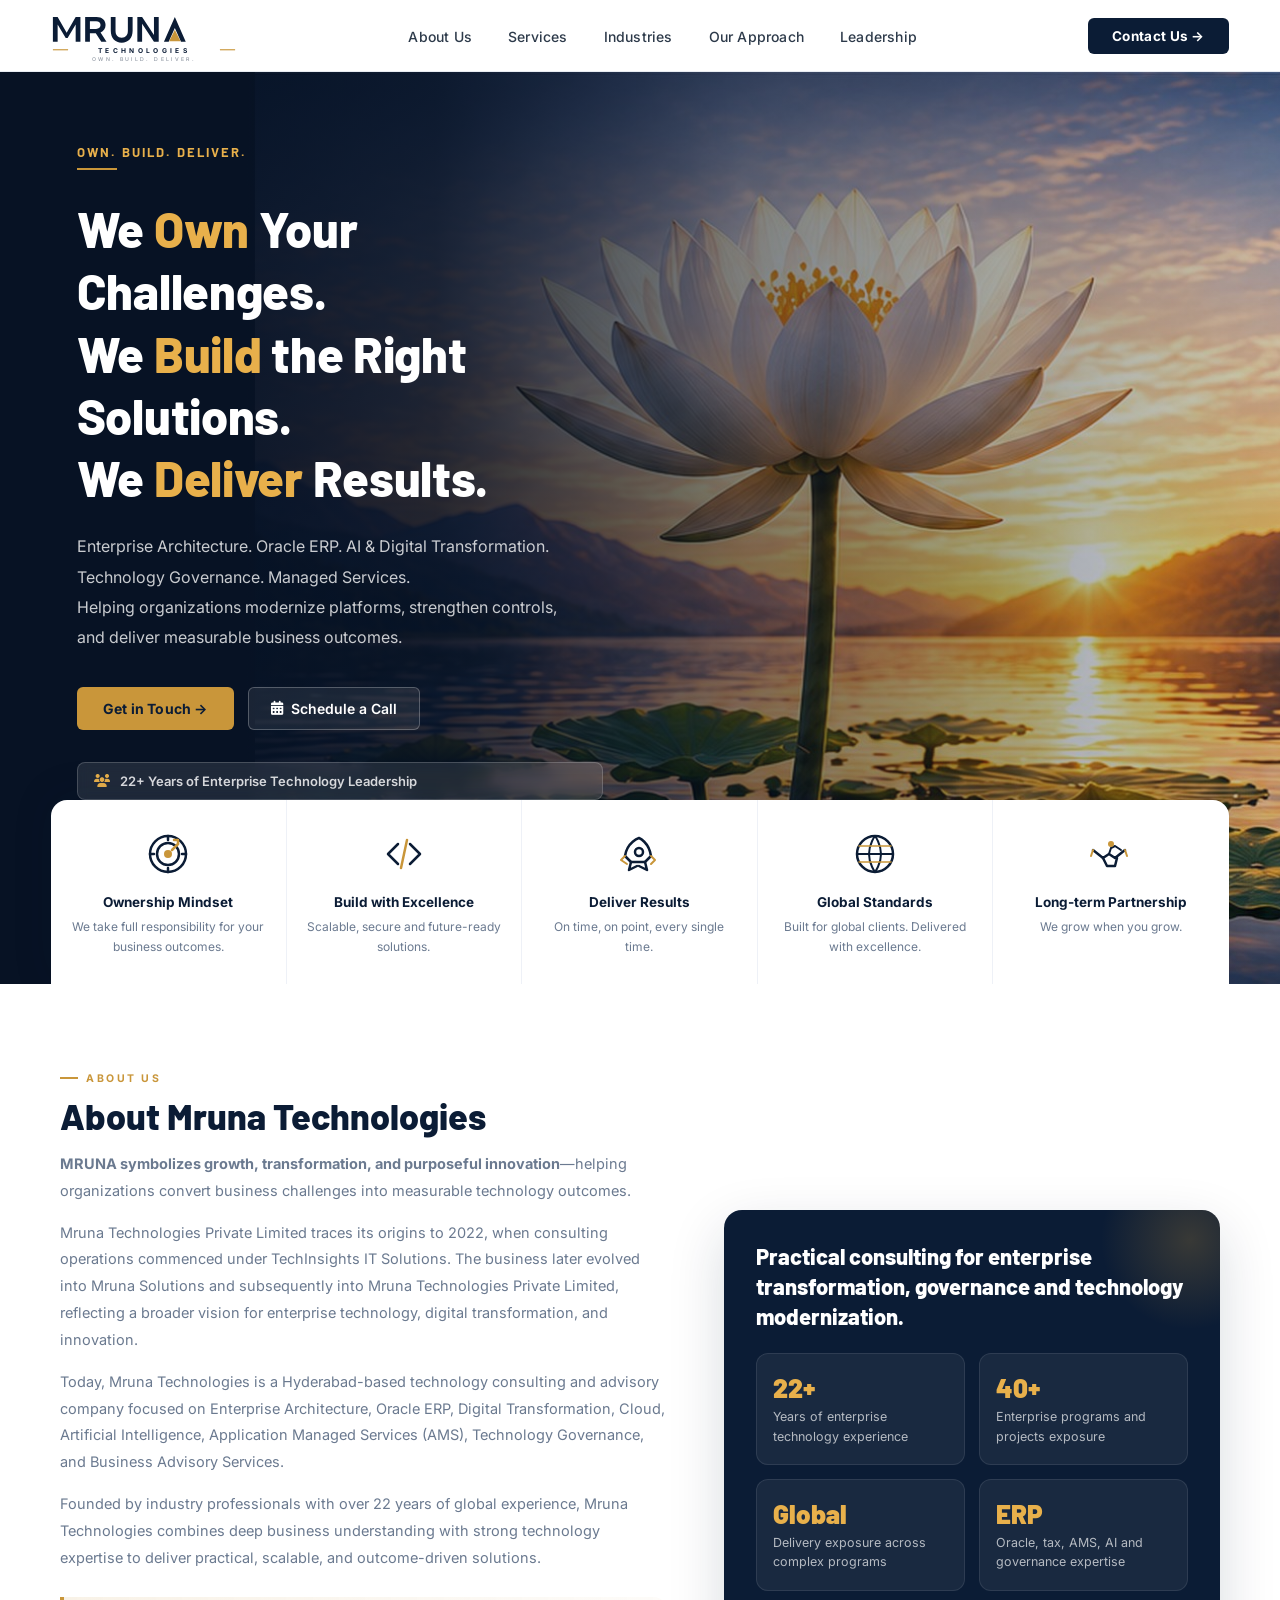
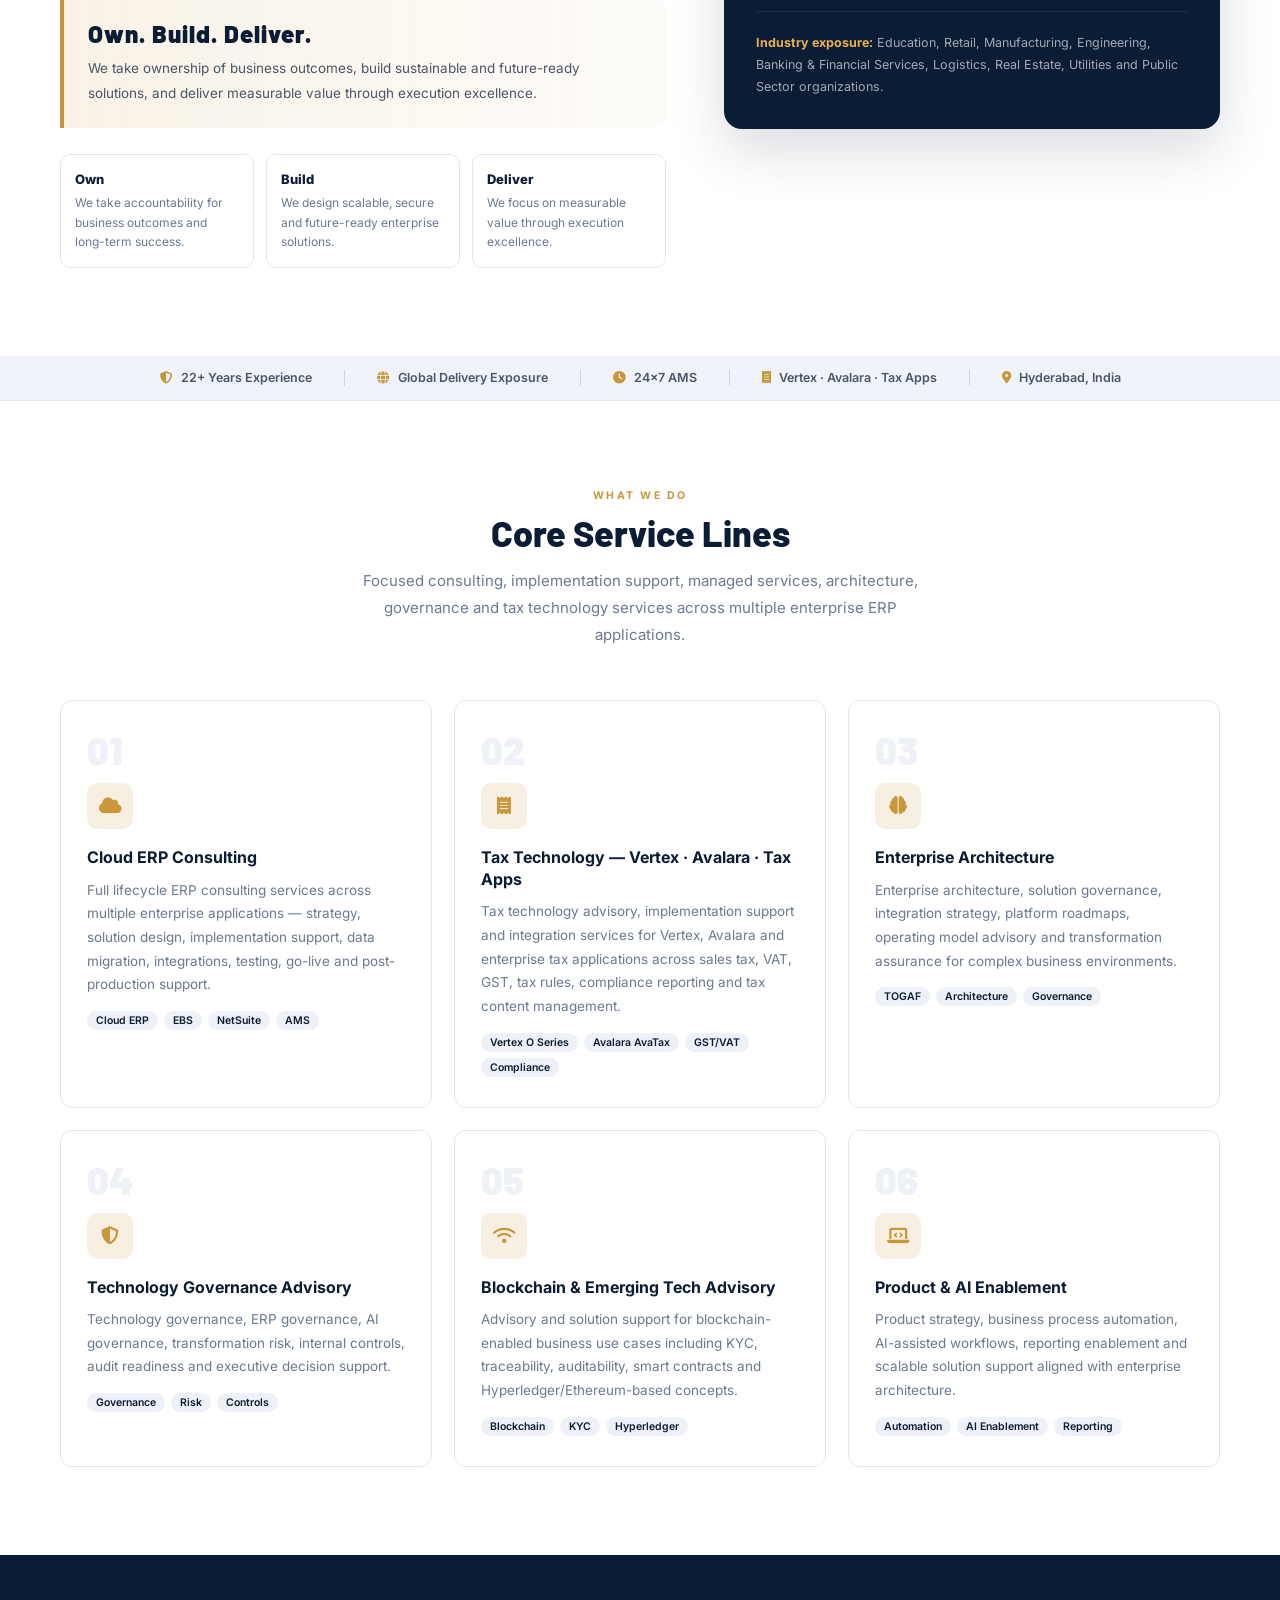
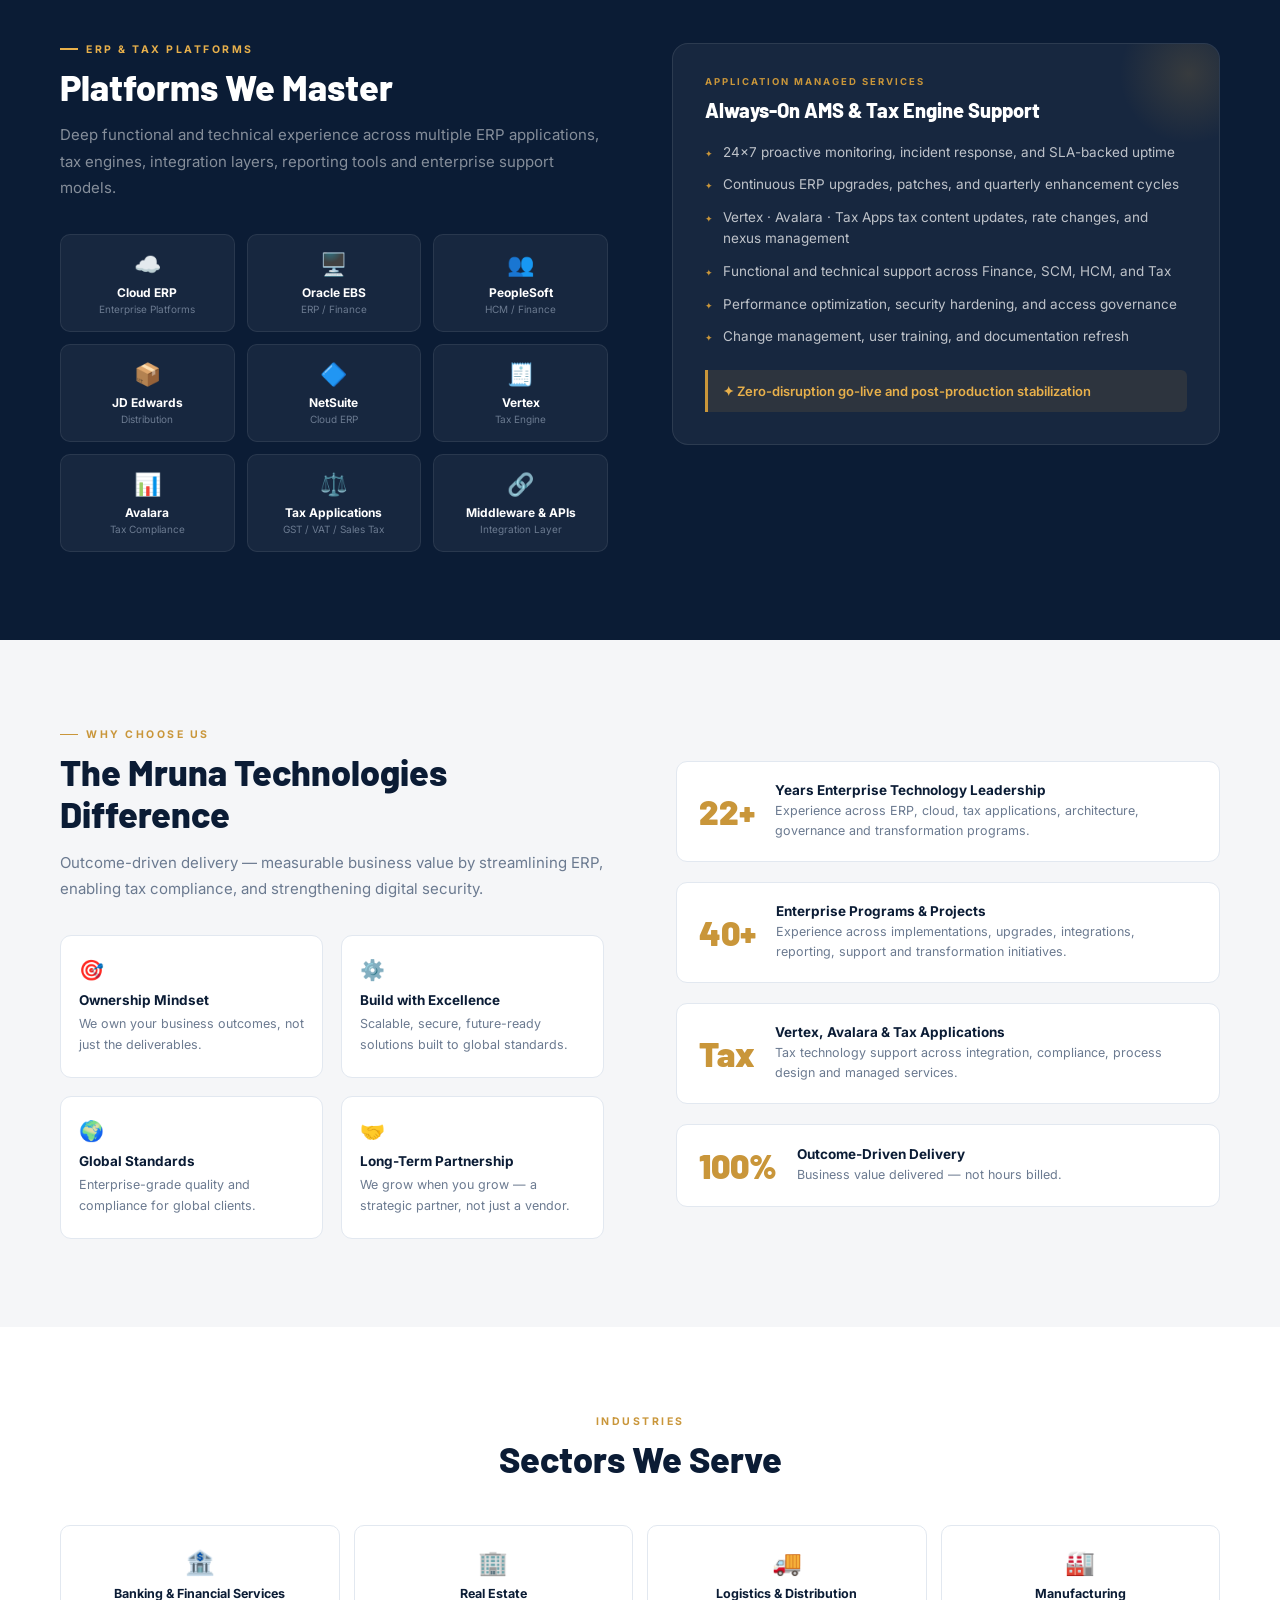
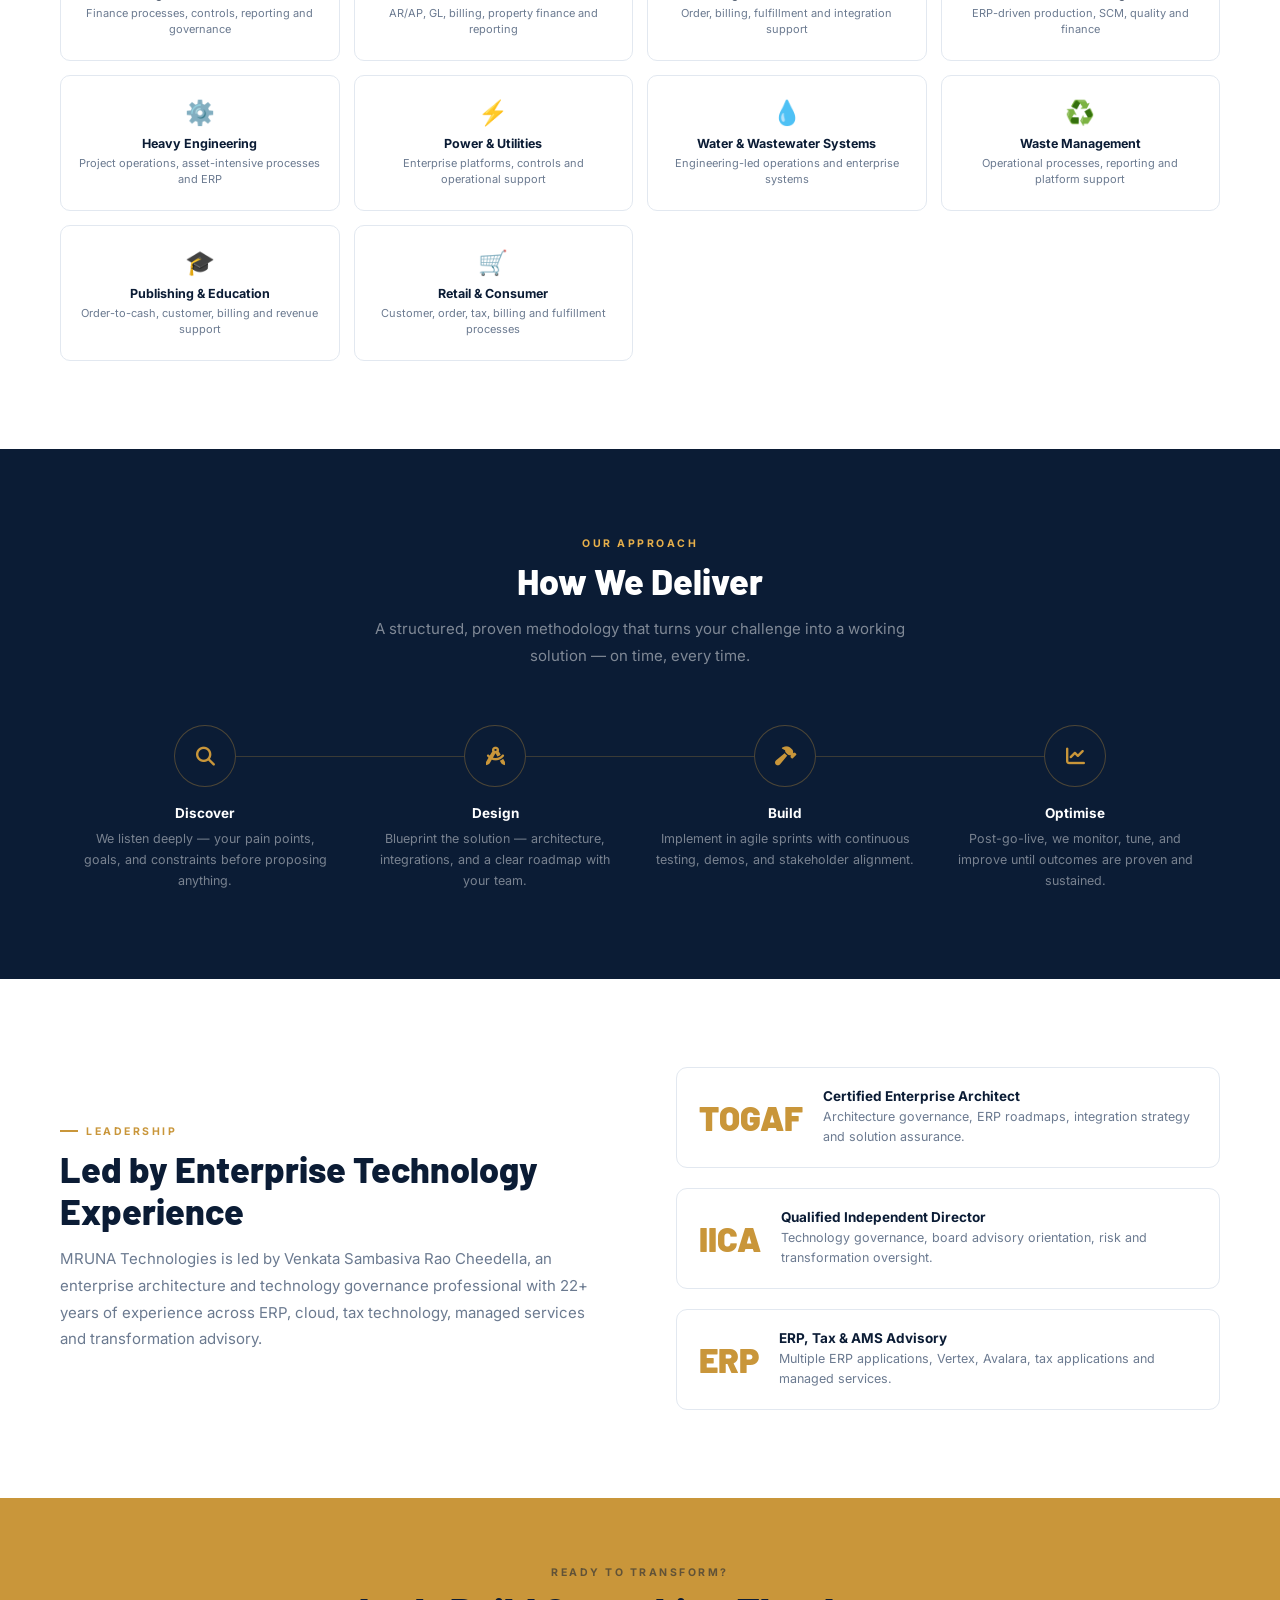
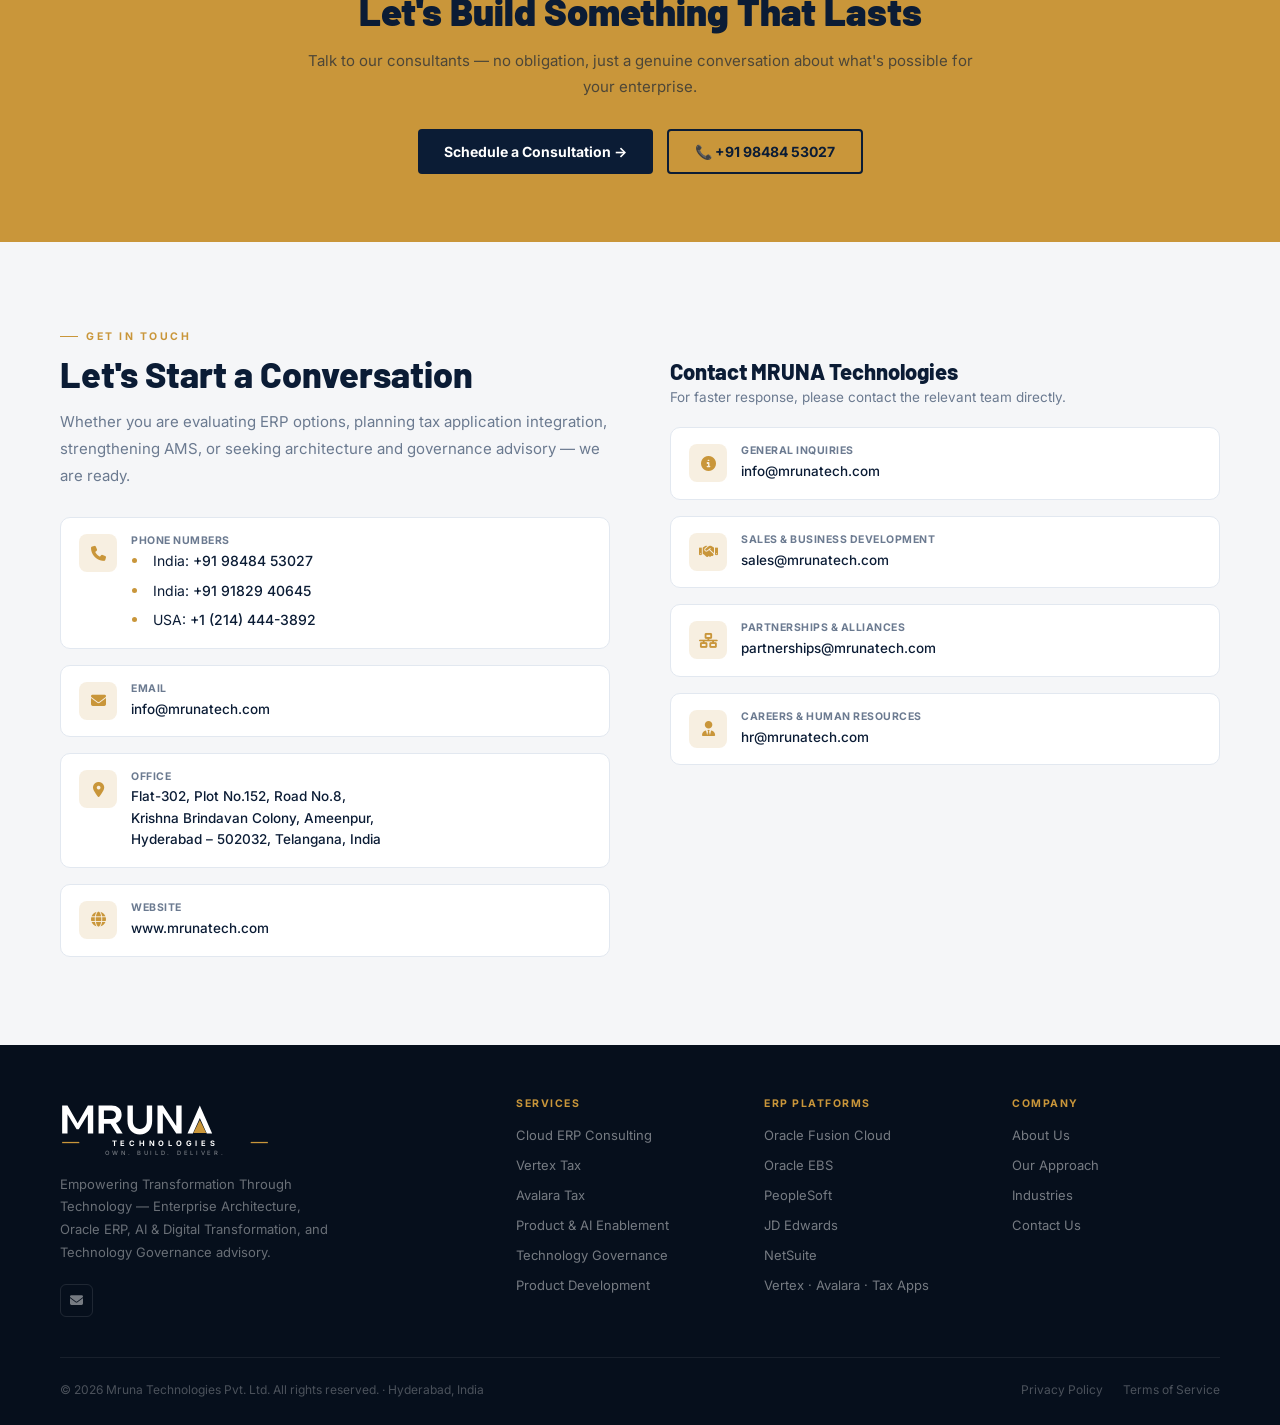
<file: index.html>
<!DOCTYPE html>
<html lang="en">
<head>
  <meta charset="UTF-8"/>
  <meta name="viewport" content="width=device-width, initial-scale=1.0"/>
  <meta name="description" content="Mruna Technologies Pvt. Ltd. — Enterprise Architecture, Oracle ERP, AI and Digital Transformation, Technology Governance, Tax Solutions, AMS and advisory consulting. Hyderabad, India."/>
  <title>Mruna Technologies Pvt. Ltd. | Own. Build. Deliver.</title>
  <link rel="preconnect" href="https://fonts.googleapis.com"/>
  <link rel="preconnect" href="https://fonts.gstatic.com" crossorigin/>
  <link href="https://fonts.googleapis.com/css2?family=Inter:wght@300;400;500;600;700&family=Barlow:ital,wght@0,400;0,600;0,700;0,800;0,900;1,800&display=swap" rel="stylesheet"/>
  <link rel="stylesheet" href="https://cdnjs.cloudflare.com/ajax/libs/font-awesome/6.5.0/css/all.min.css"/>
  <style>
    *, *::before, *::after { box-sizing: border-box; margin: 0; padding: 0; }
    :root {
      --navy:     #0B1C35;
      --navy2:    #0E2040;
      --navy3:    #112244;
      --gold:     #C9963A;
      --gold-lt:  #E8B04B;
      --gold-dim: rgba(201,150,58,0.15);
      --white:    #FFFFFF;
      --off:      #F5F6F8;
      --muted:    #6B7A90;
      --border:   #E2E8F0;
    }
    html { scroll-behavior: smooth; }
    body { font-family: 'Inter', sans-serif; color: var(--navy); background: #fff; overflow-x: hidden; }

    /* ═══════════════════════════════════
       NAV — White background, navy text
    ═══════════════════════════════════ */
    #nav {
      position: fixed; top: 0; left: 0; right: 0; z-index: 200;
      height: 72px;
      display: flex; align-items: center; justify-content: space-between;
      padding: 0 4vw;
      background: #FFFFFF;
      border-bottom: 1px solid #E8ECF2;
      transition: box-shadow .3s;
    }
    #nav.scrolled { box-shadow: 0 2px 20px rgba(11,28,53,0.10); }
    .logo-link { text-decoration: none; display: flex; align-items: center; flex-shrink: 0; }
    .logo-lockup { display: block; }
    .nav-center { display: flex; align-items: center; gap: 36px; list-style: none; }
    .nav-center a {
      font-size: 14px; font-weight: 500; color: #2D3A4A;
      text-decoration: none; letter-spacing: 0.2px; transition: color .2s;
    }
    .nav-center a:hover { color: var(--gold); }
    .nav-cta {
      background: var(--navy); color: #fff; font-size: 13.5px; font-weight: 700;
      padding: 10px 24px; border-radius: 6px; text-decoration: none;
      display: inline-flex; align-items: center; gap: 8px;
      white-space: nowrap; letter-spacing: 0.3px;
      transition: background .2s, transform .15s;
    }
    .nav-cta:hover { background: var(--navy2); transform: translateY(-1px); }
    .burger { display: none; flex-direction: column; gap: 5px; cursor: pointer; padding: 4px; }
    .burger span { display: block; width: 22px; height: 2px; background: var(--navy); border-radius: 2px; }
    @media(max-width:720px){
      .nav-center,.nav-cta-wrap { display: none; }
      .nav-center.open {
        display: flex; flex-direction: column; position: absolute; top: 72px;
        left: 0; right: 0; background: #fff; padding: 20px 4vw 28px; gap: 20px;
        border-bottom: 1px solid var(--border); z-index: 200;
      }
      .burger { display: flex; }
    }
    /* ═══════════════════════════════════
       HERO — Full-width lotus photo, text overlay left
    ═══════════════════════════════════ */
    #hero {
      margin-top: 72px;
      position: relative;
      min-height: 88vh;
      display: flex; flex-direction: column;
      overflow: hidden;
    }
    .hero-photo {
      position: absolute; inset: 0;
      background-image: url('[data-uri]');
      background-size: cover;
      background-position: center center;
      background-repeat: no-repeat;
    }
    .hero-photo::before { display: none; }
    .hero-photo::after {
      content: '';
      position: absolute; inset: 0;
      background: linear-gradient(90deg, rgba(7,18,36,0.92) 0%, rgba(7,18,36,0.86) 34%, rgba(7,18,36,0.48) 58%, rgba(7,18,36,0.14) 100%);
    }

    .hero-body {
      position: relative; z-index: 2;
      display: flex; flex-direction: column; justify-content: center;
      flex: 1;
      padding: 72px 6vw 0;
      max-width: 680px;
    }
    .hero-obd {
      font-family: 'Barlow', sans-serif;
      font-size: 13px; font-weight: 700; letter-spacing: 2px;
      color: var(--gold-lt); text-transform: uppercase;
      margin-bottom: 8px;
    }
    .hero-obd-line {
      width: 40px; height: 2px; background: var(--gold); margin-bottom: 28px;
    }
    .hero-h1 {
      font-family: 'Barlow', sans-serif;
      font-size: clamp(32px, 3.8vw, 52px);
      font-weight: 800;
      line-height: 1.28;
      color: var(--white);
      margin-bottom: 22px;
      letter-spacing: -0.3px;
    }
    .hero-h1 .acc { color: var(--gold-lt); }
    .hero-sub {
      font-size: 16px; color: rgba(255,255,255,0.78);
      line-height: 1.9; margin-bottom: 34px; max-width: 560px;
    }
    .hero-btns { display: flex; gap: 14px; flex-wrap: wrap; margin-bottom: 32px; }
    .btn-gold {
      display: inline-flex; align-items: center; gap: 8px;
      background: var(--gold); color: var(--navy);
      font-size: 14px; font-weight: 700; padding: 13px 26px; border-radius: 6px;
      text-decoration: none; letter-spacing: 0.2px;
      transition: background .2s, transform .15s;
    }
    .btn-gold:hover { background: var(--gold-lt); transform: translateY(-2px); }
    .btn-ghost {
      display: inline-flex; align-items: center; gap: 8px;
      background: rgba(255,255,255,0.08); color: var(--white);
      font-size: 14px; font-weight: 600; padding: 12px 22px; border-radius: 6px;
      text-decoration: none; border: 1.5px solid rgba(255,255,255,0.25);
      transition: border-color .2s, background .2s, transform .15s;
    }
    .btn-ghost:hover { border-color: rgba(255,255,255,0.5); background: rgba(255,255,255,0.12); transform: translateY(-2px); }
    .hero-trust-badge {
      display: inline-flex; align-items: center; gap: 10px;
      background: rgba(255,255,255,0.10); border: 1px solid rgba(255,255,255,0.18);
      border-radius: 8px; padding: 10px 16px; margin-bottom: 0;
      font-size: 13px; font-weight: 600; color: rgba(255,255,255,0.85);
      backdrop-filter: blur(6px);
    }
    .hero-trust-badge i { color: var(--gold-lt); }

    /* 5-pillar value strip — overlaps bottom of hero */
    .hero-pillars-wrap {
      position: relative; z-index: 3;
      margin-top: auto; padding: 0 4vw;
      /* Pushes up so it overlaps into next section */
    }
    .hero-pillars {
      background: #fff;
      border-radius: 16px 16px 0 0;
      box-shadow: 0 -4px 40px rgba(11,28,53,0.12);
      display: grid; grid-template-columns: repeat(5,1fr);
      overflow: hidden;
    }
    @media(max-width:900px){ .hero-pillars { grid-template-columns: repeat(3,1fr); border-radius: 12px 12px 0 0; } }
    @media(max-width:560px){ .hero-pillars { grid-template-columns: 1fr 1fr; } }
    .hp-item {
      padding: 28px 20px; text-align: center;
      border-right: 1px solid #EEF1F7;
      transition: background .2s;
    }
    .hp-item:last-child { border-right: none; }
    .hp-item:hover { background: #F9FAFB; }
    .hp-icon {
      width: 52px; height: 52px; margin: 0 auto 14px;
      display: flex; align-items: center; justify-content: center;
    }
    .hp-icon svg { width: 48px; height: 48px; }
    .hp-title { font-size: 13.5px; font-weight: 700; color: var(--navy); margin-bottom: 6px; line-height: 1.3; }
    .hp-desc { font-size: 12px; color: var(--muted); line-height: 1.6; }

    @media(max-width:860px){
      .hero-body { max-width: 100%; padding: 48px 5vw 32px; }
    }
    @media(max-width:860px){
      .hero-photo { background-position: 62% center; }
      .hero-photo::after { background: linear-gradient(180deg, rgba(7,18,36,0.78) 0%, rgba(7,18,36,0.68) 100%); }
    }
/* Trust bar removed — replaced by hero pillar strip */

    /* ═══════════════════════════════════
       SHARED SECTION STYLES
    ═══════════════════════════════════ */
    .sec { padding: 88px 4vw; }
    .sec-inner { max-width: 1160px; margin: 0 auto; }
    .eyebrow {
      display: flex; align-items: center; gap: 8px;
      font-size: 10.5px; font-weight: 700; letter-spacing: 2.5px;
      text-transform: uppercase; color: var(--gold); margin-bottom: 10px;
    }
    .eyebrow::before { content:''; display:block; width:18px; height:1.5px; background:var(--gold); }
    .sec-title {
      font-family: 'Barlow', sans-serif;
      font-size: clamp(26px, 2.8vw, 36px);
      font-weight: 800; color: var(--navy); line-height: 1.18; margin-bottom: 14px;
    }
    .sec-sub { font-size: 15px; color: var(--muted); line-height: 1.78; max-width: 560px; }



    /* ═══════════════════════════════════
       ABOUT MRUNA TECHNOLOGIES
    ═══════════════════════════════════ */
    #about { background: #fff; }
    .about-layout {
      display: grid; grid-template-columns: 1.1fr 0.9fr;
      gap: 58px; align-items: center;
    }
    @media(max-width:860px){ .about-layout { grid-template-columns: 1fr; } }
    .about-copy p {
      font-size: 14.5px; color: var(--muted); line-height: 1.85;
      margin-bottom: 15px;
    }
    .about-highlight {
      margin: 26px 0; padding: 22px 24px;
      border-left: 4px solid var(--gold);
      background: linear-gradient(90deg, rgba(201,150,58,0.12), rgba(201,150,58,0.03));
      border-radius: 0 12px 12px 0;
    }
    .about-highlight-title {
      font-family: 'Barlow', sans-serif; font-size: 24px; font-weight: 900;
      color: var(--navy); letter-spacing: 1px; margin-bottom: 8px;
    }
    .about-highlight p { margin: 0; font-size: 13.5px; color: #4A5568; }
    .about-principles {
      display: grid; grid-template-columns: repeat(3,1fr); gap: 12px;
      margin-top: 18px;
    }
    @media(max-width:540px){ .about-principles { grid-template-columns: 1fr; } }
    .about-principle {
      border: 1px solid var(--border); border-radius: 10px; padding: 16px 14px;
      background: #fff; transition: border-color .2s, transform .2s, box-shadow .2s;
    }
    .about-principle:hover { border-color: var(--gold); transform: translateY(-2px); box-shadow: 0 10px 24px rgba(11,28,53,0.07); }
    .about-principle h4 { font-size: 13px; font-weight: 800; color: var(--navy); margin-bottom: 6px; }
    .about-principle p { font-size: 12px; color: var(--muted); line-height: 1.6; margin: 0; }
    .about-card {
      background: var(--navy); border-radius: 18px; padding: 32px;
      position: relative; overflow: hidden; box-shadow: 0 20px 56px rgba(11,28,53,0.16);
    }
    .about-card::before {
      content:''; position:absolute; top:-60px; right:-60px; width:180px; height:180px;
      background: radial-gradient(circle, rgba(201,150,58,0.24) 0%, transparent 70%);
    }
    .about-card-title {
      font-family: 'Barlow', sans-serif; font-size: 22px; font-weight: 800;
      color:#fff; line-height:1.35; margin-bottom: 22px; position: relative;
    }
    .about-stat-grid { display: grid; grid-template-columns: 1fr 1fr; gap: 14px; position: relative; }
    @media(max-width:420px){ .about-stat-grid { grid-template-columns: 1fr; } }
    .about-stat {
      background: rgba(255,255,255,0.06); border: 1px solid rgba(255,255,255,0.09);
      border-radius: 12px; padding: 18px 16px;
    }
    .about-stat strong { display:block; font-family:'Barlow',sans-serif; font-size:26px; font-weight:900; color: var(--gold-lt); margin-bottom:4px; }
    .about-stat span { display:block; font-size:12.5px; color: rgba(255,255,255,0.68); line-height:1.55; }
    .about-industries {
      margin-top: 20px; padding-top: 20px; border-top: 1px solid rgba(255,255,255,0.08);
      font-size: 12.5px; color: rgba(255,255,255,0.62); line-height: 1.75; position: relative;
    }
    .about-industries b { color: var(--gold-lt); }

    /* ═══════════════════════════════════
       SERVICES
    ═══════════════════════════════════ */
    #services { background: #fff; }
    .svc-head { text-align: center; margin-bottom: 52px; }
    .svc-head .eyebrow { justify-content: center; }
    .svc-head .eyebrow::before { display: none; }
    .svc-head .sec-sub { margin: 0 auto; }
    .svc-grid { display: grid; grid-template-columns: repeat(3,1fr); gap: 22px; }
    @media(max-width:900px){ .svc-grid { grid-template-columns: repeat(2,1fr); } }
    @media(max-width:540px){ .svc-grid { grid-template-columns: 1fr; } }

    .svc-card {
      padding: 30px 26px; border-radius: 12px;
      border: 1px solid var(--border); background: #fff;
      position: relative; overflow: hidden;
      transition: transform .25s, box-shadow .25s, border-color .25s;
    }
    .svc-card:hover { transform: translateY(-5px); box-shadow: 0 16px 44px rgba(11,28,53,0.09); border-color: var(--gold); }
    .svc-card-top { width: 100%; height: 3px; background: var(--gold); opacity: 0; transform: scaleX(0); transform-origin: left; transition: opacity .3s, transform .3s; position: absolute; top: 0; left: 0; }
    .svc-card:hover .svc-card-top { opacity: 1; transform: scaleX(1); }
    .svc-num { font-family: 'Barlow',sans-serif; font-size: 38px; font-weight: 900; color: #EEF1F7; line-height: 1; margin-bottom: 14px; }
    .svc-icon { width: 46px; height: 46px; background: var(--gold-dim); border-radius: 10px; display: flex; align-items: center; justify-content: center; margin-bottom: 18px; }
    .svc-icon i { font-size: 18px; color: var(--gold); }
    .svc-card h3 { font-size: 16px; font-weight: 700; color: var(--navy); margin-bottom: 10px; line-height: 1.35; }
    .svc-card p { font-size: 13.5px; color: var(--muted); line-height: 1.75; }
    .svc-tags { display: flex; flex-wrap: wrap; gap: 6px; margin-top: 14px; }
    .stag { font-size: 10.5px; font-weight: 600; color: var(--navy); background: #EEF1F7; padding: 3px 9px; border-radius: 20px; }

    /* ═══════════════════════════════════
       ERP PLATFORMS
    ═══════════════════════════════════ */
    #platforms { background: var(--navy); }
    #platforms .sec-title { color: #fff; }
    #platforms .sec-sub { color: rgba(255,255,255,0.5); }
    #platforms .eyebrow { color: var(--gold-lt); }
    #platforms .eyebrow::before { background: var(--gold-lt); }

    .plat-layout { display: grid; grid-template-columns: 1fr 1fr; gap: 64px; align-items: start; }
    @media(max-width:860px){ .plat-layout { grid-template-columns: 1fr; } }

    .plat-grid { display: grid; grid-template-columns: repeat(3,1fr); gap: 12px; margin-top: 32px; }
    .plat-card {
      background: rgba(255,255,255,0.05); border: 1px solid rgba(255,255,255,0.08);
      border-radius: 10px; padding: 16px 12px; text-align: center;
      transition: background .2s, border-color .2s;
    }
    .plat-card:hover { background: rgba(201,150,58,0.12); border-color: rgba(201,150,58,0.35); }
    .plat-icon { font-size: 22px; margin-bottom: 8px; }
    .plat-name { font-size: 12px; font-weight: 700; color: #fff; margin-bottom: 3px; }
    .plat-type { font-size: 10px; color: var(--muted); }

    .ams-card {
      background: rgba(255,255,255,0.05); border: 1px solid rgba(255,255,255,0.09);
      border-radius: 16px; padding: 32px; position: relative; overflow: hidden;
    }
    .ams-card::before {
      content: ''; position: absolute; top: -40px; right: -40px;
      width: 140px; height: 140px;
      background: radial-gradient(circle, rgba(201,150,58,0.18) 0%, transparent 70%);
    }
    .ams-label { font-size: 9.5px; font-weight: 700; color: var(--gold); letter-spacing: 2px; text-transform: uppercase; margin-bottom: 10px; }
    .ams-title { font-family: 'Barlow',sans-serif; font-size: 20px; font-weight: 800; color: #fff; margin-bottom: 18px; line-height: 1.35; }
    .ams-list { list-style: none; display: flex; flex-direction: column; gap: 11px; }
    .ams-list li { display: flex; align-items: flex-start; gap: 10px; font-size: 13.5px; color: rgba(255,255,255,0.72); line-height: 1.6; }
    .ams-list li::before { content: '✦'; color: var(--gold); font-size: 9px; margin-top: 5px; flex-shrink: 0; }
    .ams-note { margin-top: 22px; padding: 13px 15px; background: rgba(201,150,58,0.12); border-left: 3px solid var(--gold); border-radius: 0 6px 6px 0; font-size: 13px; font-weight: 600; color: var(--gold-lt); }

    /* ═══════════════════════════════════
       WHY MRUNA
    ═══════════════════════════════════ */
    #why { background: var(--off); }
    .why-layout { display: grid; grid-template-columns: 1fr 1fr; gap: 72px; align-items: center; }
    @media(max-width:860px){ .why-layout { grid-template-columns: 1fr; } }
    .why-pillars { display: grid; grid-template-columns: 1fr 1fr; gap: 18px; margin-top: 32px; }
    @media(max-width:460px){ .why-pillars { grid-template-columns: 1fr; } }
    .wpillar {
      background: #fff; border: 1px solid var(--border); border-radius: 11px;
      padding: 22px 18px;
      transition: border-color .2s, box-shadow .2s;
    }
    .wpillar:hover { border-color: var(--gold); box-shadow: 0 6px 22px rgba(11,28,53,0.07); }
    .wpillar-ic { font-size: 20px; margin-bottom: 10px; }
    .wpillar h4 { font-size: 13.5px; font-weight: 700; color: var(--navy); margin-bottom: 6px; }
    .wpillar p { font-size: 12.5px; color: var(--muted); line-height: 1.65; }
    .why-metrics { display: flex; flex-direction: column; gap: 20px; }
    .wmetric {
      display: flex; align-items: center; gap: 20px;
      background: #fff; border: 1px solid var(--border); border-radius: 11px;
      padding: 20px 22px; transition: border-color .2s;
    }
    .wmetric:hover { border-color: var(--gold); }
    .wmetric-n { font-family: 'Barlow',sans-serif; font-size: 34px; font-weight: 900; color: var(--gold); white-space: nowrap; }
    .wmetric-t h4 { font-size: 13.5px; font-weight: 700; color: var(--navy); }
    .wmetric-t p { font-size: 12.5px; color: var(--muted); line-height: 1.6; margin-top: 3px; }

    /* ═══════════════════════════════════
       INDUSTRIES
    ═══════════════════════════════════ */
    #industries { background: #fff; }
    .ind-head { text-align: center; margin-bottom: 44px; }
    .ind-head .eyebrow { justify-content: center; }
    .ind-head .eyebrow::before { display: none; }
    .ind-grid { display: grid; grid-template-columns: repeat(4,1fr); gap: 14px; }
    @media(max-width:760px){ .ind-grid { grid-template-columns: repeat(2,1fr); } }
    .ind-card {
      padding: 22px 18px; border-radius: 10px; border: 1px solid var(--border);
      text-align: center; cursor: default;
      transition: background .2s, border-color .2s, transform .2s;
    }
    .ind-card:hover { background: var(--navy); border-color: var(--navy); transform: translateY(-3px); }
    .ind-card:hover .ind-ic, .ind-card:hover .ind-name { color: var(--gold-lt); }
    .ind-card:hover .ind-desc { color: rgba(255,255,255,0.5); }
    .ind-ic { font-size: 24px; color: var(--navy); margin-bottom: 9px; transition: color .2s; }
    .ind-name { font-size: 12.5px; font-weight: 700; color: var(--navy); transition: color .2s; }
    .ind-desc { font-size: 11px; color: var(--muted); margin-top: 4px; line-height: 1.5; transition: color .2s; }

    /* ═══════════════════════════════════
       APPROACH
    ═══════════════════════════════════ */
    #approach { background: var(--navy); }
    #approach .sec-title { color: #fff; }
    #approach .sec-sub { color: rgba(255,255,255,0.48); }
    #approach .eyebrow { color: var(--gold-lt); }
    #approach .eyebrow::before { background: var(--gold-lt); }
    .approach-head { text-align: center; margin-bottom: 56px; }
    .approach-head .eyebrow { justify-content: center; }
    .approach-head .eyebrow::before { display: none; }
    .approach-head .sec-sub { margin: 0 auto; }
    .steps { display: grid; grid-template-columns: repeat(4,1fr); gap: 0; position: relative; }
    .steps::before {
      content: ''; position: absolute; top: 31px; left: 12.5%; right: 12.5%; height: 1px;
      background: rgba(201,150,58,0.25);
    }
    @media(max-width:700px){ .steps { grid-template-columns: 1fr 1fr; } .steps::before { display: none; } }
    .step { text-align: center; padding: 0 16px; }
    .step-c {
      width: 62px; height: 62px; border-radius: 50%;
      border: 1.5px solid rgba(201,150,58,0.35);
      display: flex; align-items: center; justify-content: center;
      margin: 0 auto 18px; background: var(--navy); position: relative; z-index: 1;
      transition: background .2s, border-color .2s;
    }
    .step:hover .step-c { border-color: var(--gold); background: rgba(201,150,58,0.1); }
    .step-c i { font-size: 19px; color: var(--gold); }
    .step h4 { font-size: 13.5px; font-weight: 700; color: #fff; margin-bottom: 8px; }
    .step p { font-size: 12.5px; color: rgba(255,255,255,0.45); line-height: 1.65; }

    /* ═══════════════════════════════════
       CTA BANNER
    ═══════════════════════════════════ */
    #cta { background: var(--gold); padding: 68px 4vw; text-align: center; }
    .cta-label { font-size: 10.5px; font-weight: 700; letter-spacing: 2.5px; text-transform: uppercase; color: rgba(11,28,53,0.55); margin-bottom: 10px; }
    .cta-title { font-family: 'Barlow',sans-serif; font-size: clamp(24px,3vw,38px); font-weight: 900; color: var(--navy); margin-bottom: 14px; line-height: 1.18; }
    .cta-sub { font-size: 15px; color: rgba(11,28,53,0.65); margin-bottom: 30px; line-height: 1.7; }
    .cta-btns { display: flex; gap: 14px; justify-content: center; flex-wrap: wrap; }
    .btn-navy { display: inline-flex; align-items: center; gap: 8px; background: var(--navy); color: #fff; font-size: 14px; font-weight: 700; padding: 13px 26px; border-radius: 4px; text-decoration: none; transition: background .2s, transform .15s; }
    .btn-navy:hover { background: var(--navy2); transform: translateY(-2px); }
    .btn-navy-ol { display: inline-flex; align-items: center; gap: 8px; background: transparent; color: var(--navy); font-size: 14px; font-weight: 700; padding: 12px 26px; border-radius: 4px; text-decoration: none; border: 2px solid var(--navy); transition: background .2s; }
    .btn-navy-ol:hover { background: rgba(11,28,53,0.1); }

    /* ═══════════════════════════════════
       CONTACT
    ═══════════════════════════════════ */
    #contact { background: var(--off); }
    .contact-layout { display: grid; grid-template-columns: 1fr 1fr; gap: 60px; align-items: start; }
    @media(max-width:860px){ .contact-layout { grid-template-columns: 1fr; } }
    .cinfo { display: flex; flex-direction: column; gap: 16px; margin-top: 28px; }
    .citem {
      display: flex; align-items: flex-start; gap: 14px;
      padding: 16px 18px; background: #fff; border: 1px solid var(--border);
      border-radius: 10px; transition: border-color .2s;
    }
    .citem:hover { border-color: var(--gold); }
    .citem-ic { width: 38px; height: 38px; background: var(--gold-dim); border-radius: 8px; display: flex; align-items: center; justify-content: center; flex-shrink: 0; }
    .citem-ic i { font-size: 15px; color: var(--gold); }
    .citem h4 { font-size: 10.5px; font-weight: 700; color: var(--muted); text-transform: uppercase; letter-spacing: 0.5px; margin-bottom: 3px; }
    .citem p, .citem a { font-size: 13.5px; color: var(--navy); font-weight: 500; text-decoration: none; line-height: 1.6; }
    .citem a:hover { color: var(--gold); }
    .phone-list { margin: 2px 0 0 18px; padding: 0; display: flex; flex-direction: column; gap: 7px; }
    .phone-list li { font-size: 14px; color: var(--navy); padding-left: 4px; }
    .phone-list li::marker { color: var(--gold); font-size: 15px; }
    .phone-list a { font-size: 14px; font-weight: 500; color: var(--navy); text-decoration: none; }

    .form-wrap { margin-top: 28px; }
    .form-wrap h3 { font-family: 'Barlow',sans-serif; font-size: 22px; font-weight: 800; color: var(--navy); margin-bottom: 5px; }
    .form-wrap p { font-size: 13.5px; color: var(--muted); margin-bottom: 22px; }
    form { display: flex; flex-direction: column; gap: 14px; }
    .frow { display: grid; grid-template-columns: 1fr 1fr; gap: 14px; }
    @media(max-width:480px){ .frow { grid-template-columns: 1fr; } }
    .fg { display: flex; flex-direction: column; gap: 5px; }
    label { font-size: 11.5px; font-weight: 600; color: #4A5568; letter-spacing: 0.3px; }
    input, textarea, select {
      padding: 11px 13px; border: 1.5px solid #D1D9E6; border-radius: 6px;
      font-size: 13.5px; font-family: 'Inter',sans-serif; color: var(--navy);
      background: #fff; transition: border-color .2s, box-shadow .2s; outline: none;
    }
    input:focus, textarea:focus, select:focus { border-color: var(--gold); box-shadow: 0 0 0 3px rgba(201,150,58,0.12); }
    textarea { resize: vertical; min-height: 106px; }
    .fsubmit {
      align-self: flex-start; display: inline-flex; align-items: center; gap: 8px;
      background: var(--navy); color: #fff; font-size: 13.5px; font-weight: 700;
      padding: 12px 26px; border-radius: 4px; border: none; cursor: pointer;
      letter-spacing: 0.3px; transition: background .2s, transform .15s;
    }
    .fsubmit:hover { background: var(--navy2); transform: translateY(-2px); }

    /* ═══════════════════════════════════
       FOOTER
    ═══════════════════════════════════ */
    footer { background: #060F1C; padding: 52px 4vw 28px; }
    .foot-inner { max-width: 1160px; margin: 0 auto; }
    .foot-top { display: grid; grid-template-columns: 2fr 1fr 1fr 1fr; gap: 40px; padding-bottom: 40px; border-bottom: 1px solid rgba(255,255,255,0.07); }
    @media(max-width:760px){ .foot-top { grid-template-columns: 1fr 1fr; } }
    @media(max-width:460px){ .foot-top { grid-template-columns: 1fr; } }
    .foot-desc { font-size: 13px; color: rgba(255,255,255,0.4); line-height: 1.75; max-width: 280px; margin: 16px 0 20px; }
    .socials { display: flex; gap: 9px; }
    .soc {
      width: 33px; height: 33px; border-radius: 6px; border: 1px solid rgba(255,255,255,0.1);
      display: flex; align-items: center; justify-content: center;
      color: rgba(255,255,255,0.45); font-size: 13px; text-decoration: none;
      transition: border-color .2s, color .2s;
    }
    .soc:hover { border-color: var(--gold); color: var(--gold-lt); }
    .fcol h5 { font-size: 10.5px; font-weight: 700; letter-spacing: 1.5px; text-transform: uppercase; color: var(--gold); margin-bottom: 14px; }
    .fcol ul { list-style: none; display: flex; flex-direction: column; gap: 10px; }
    .fcol a { font-size: 13px; color: rgba(255,255,255,0.45); text-decoration: none; transition: color .2s; }
    .fcol a:hover { color: #fff; }
    .foot-bottom { display: flex; align-items: center; justify-content: space-between; padding-top: 24px; flex-wrap: wrap; gap: 10px; }
    .foot-copy { font-size: 12px; color: rgba(255,255,255,0.28); }
    .foot-legal { display: flex; gap: 20px; }
    .foot-legal a { font-size: 12px; color: rgba(255,255,255,0.28); text-decoration: none; transition: color .2s; }
    .foot-legal a:hover { color: #fff; }

    /* ═══════════════════════════════════
       SCROLL REVEAL
    ═══════════════════════════════════ */
    .rv { opacity: 0; transform: translateY(20px); transition: opacity .55s ease, transform .55s ease; }
    .rv.on { opacity: 1; transform: none; }
  </style>
</head>
<body>

<!-- ══ NAV ══════════════════════════════ -->
<nav id="nav">
  <!-- Logo: navy version for white nav -->
  <a class="logo-link" href="#top" aria-label="Mruna Technologies">
    <svg width="186" height="54" viewBox="0 0 196 56" xmlns="http://www.w3.org/2000/svg">
      <!-- MRUNA — navy fill -->
      <path d="M2,34 L2,8 L7,8 L16.5,24.5 L26,8 L31,8 L31,34 L26,34 L26,16 L17.5,30 L15.5,30 L7,16 L7,34 Z" fill="#0B1C35"/>
      <path d="M36,8 L48,8 C53.8,8 57.5,11.2 57.5,16.5 C57.5,20.2 55.5,23 52.2,24.3 L58.5,34 L53,34 L47.2,25 L41,25 L41,34 L36,34 Z M41,20.5 L47.5,20.5 C50.5,20.5 52.2,19 52.2,16.5 C52.2,14 50.5,12.5 47.5,12.5 L41,12.5 Z" fill="#0B1C35"/>
      <path d="M63,8 L68,8 L68,22.5 C68,27 70.2,29.8 74.5,29.8 C78.8,29.8 81,27 81,22.5 L81,8 L86,8 L86,22.5 C86,30.2 81.5,35 74.5,35 C67.5,35 63,30.2 63,22.5 Z" fill="#0B1C35"/>
      <path d="M91,8 L96,8 L108.5,27 L108.5,8 L113.5,8 L113.5,34 L108.5,34 L96,15 L96,34 L91,34 Z" fill="#0B1C35"/>
      <path d="M119,34 L130.5,8 L142,34 L137,34 L130.5,19.5 L124,34 Z" fill="#0B1C35"/>
      <polygon points="130.5,21.5 136.5,33.5 124.5,33.5" fill="#C9963A"/>
      <!-- — TECHNOLOGIES — rule -->
      <line x1="2" y1="42.5" x2="18" y2="42.5" stroke="#C9963A" stroke-width="1.2"/>
      <text x="98" y="45.5" text-anchor="middle" font-family="Inter,Arial,sans-serif" font-weight="700" font-size="7" letter-spacing="3.5" fill="#0B1C35">TECHNOLOGIES</text>
      <line x1="178" y1="42.5" x2="194" y2="42.5" stroke="#C9963A" stroke-width="1.2"/>
      <!-- OWN. BUILD. DELIVER. -->
      <text x="98" y="54" text-anchor="middle" font-family="Inter,Arial,sans-serif" font-weight="500" font-size="5.5" letter-spacing="2.5" fill="rgba(11,28,53,0.45)">OWN. BUILD. DELIVER.</text>
    </svg>
  </a>

  <ul class="nav-center" id="navLinks">
    <li><a href="#about">About Us</a></li>
    <li><a href="#services">Services</a></li>
    <li><a href="#industries">Industries</a></li>
    <li><a href="#approach">Our Approach</a></li>
    <li><a href="#leadership">Leadership</a></li>
  </ul>
  <div class="nav-cta-wrap">
    <a class="nav-cta" href="#contact">Contact Us &rarr;</a>
  </div>
  <div class="burger" id="burger" onclick="toggleNav()">
    <span></span><span></span><span></span>
  </div>
</nav>

<!-- ══ HERO — Full lotus photo, text left, pillars bottom ══════════════ -->
<section id="hero">
  <!-- Full-width lotus/sunset background photo -->
  <div class="hero-photo"></div>

  <!-- Left-aligned text content -->
  <div class="hero-body">
    <div class="hero-obd">OWN. BUILD. DELIVER.</div>
    <div class="hero-obd-line"></div>

    <h1 class="hero-h1">
      We <span class="acc">Own</span> Your Challenges.<br/>
      We <span class="acc">Build</span> the Right Solutions.<br/>
      We <span class="acc">Deliver</span> Results.
    </h1>
    <p class="hero-sub">
      Enterprise Architecture. Oracle ERP. AI &amp; Digital Transformation.<br/>
      Technology Governance. Managed Services.<br/>
      Helping organizations modernize platforms, strengthen controls,<br/>
      and deliver measurable business outcomes.
    </p>
    <div class="hero-btns">
      <a class="btn-gold" href="#contact">Get in Touch &rarr;</a>
      <a class="btn-ghost" href="#contact">
        <i class="fas fa-calendar-alt"></i> Schedule a Call
      </a>
    </div>
    <div class="hero-trust-badge">
      <i class="fas fa-users"></i>
      22+ Years of Enterprise Technology Leadership
    </div>
  </div>

  <!-- 5-pillar value strip at bottom -->
  <div class="hero-pillars-wrap">
    <div class="hero-pillars">
      <div class="hp-item">
        <div class="hp-icon">
          <!-- Target/ownership icon -->
          <svg viewBox="0 0 48 48" fill="none" xmlns="http://www.w3.org/2000/svg">
            <circle cx="24" cy="24" r="18" stroke="#0B1C35" stroke-width="2.5"/>
            <circle cx="24" cy="24" r="11" stroke="#0B1C35" stroke-width="2.5"/>
            <circle cx="24" cy="24" r="4" fill="#C9963A"/>
            <path d="M24 6 L24 10 M24 38 L24 42 M6 24 L10 24 M38 24 L42 24" stroke="#0B1C35" stroke-width="2.5" stroke-linecap="round"/>
            <path d="M34 14 L28 20" stroke="#C9963A" stroke-width="2.5" stroke-linecap="round"/>
            <path d="M30 10 L34 10 L34 14" stroke="#C9963A" stroke-width="2.5" stroke-linecap="round" stroke-linejoin="round"/>
          </svg>
        </div>
        <div class="hp-title">Ownership Mindset</div>
        <div class="hp-desc">We take full responsibility for your business outcomes.</div>
      </div>
      <div class="hp-item">
        <div class="hp-icon">
          <!-- Code/build icon -->
          <svg viewBox="0 0 48 48" fill="none" xmlns="http://www.w3.org/2000/svg">
            <path d="M18 14 L8 24 L18 34" stroke="#0B1C35" stroke-width="2.5" stroke-linecap="round" stroke-linejoin="round"/>
            <path d="M30 14 L40 24 L30 34" stroke="#0B1C35" stroke-width="2.5" stroke-linecap="round" stroke-linejoin="round"/>
            <path d="M27 10 L21 38" stroke="#C9963A" stroke-width="2.5" stroke-linecap="round"/>
          </svg>
        </div>
        <div class="hp-title">Build with Excellence</div>
        <div class="hp-desc">Scalable, secure and future-ready solutions.</div>
      </div>
      <div class="hp-item">
        <div class="hp-icon">
          <!-- Rocket icon -->
          <svg viewBox="0 0 48 48" fill="none" xmlns="http://www.w3.org/2000/svg">
            <path d="M24 8 C24 8 34 12 36 26 L30 32 L16 32 L10 26 C12 12 24 8 24 8Z" stroke="#0B1C35" stroke-width="2.5" stroke-linejoin="round"/>
            <circle cx="24" cy="22" r="4" stroke="#0B1C35" stroke-width="2.5"/>
            <path d="M16 32 L14 40 L22 36" stroke="#0B1C35" stroke-width="2.5" stroke-linecap="round" stroke-linejoin="round"/>
            <path d="M30 32 L32 40 L24 36" stroke="#0B1C35" stroke-width="2.5" stroke-linecap="round" stroke-linejoin="round"/>
            <path d="M10 26 L6 30 L12 34" stroke="#C9963A" stroke-width="2" stroke-linecap="round" stroke-linejoin="round"/>
            <path d="M36 26 L40 30 L36 34" stroke="#C9963A" stroke-width="2" stroke-linecap="round" stroke-linejoin="round"/>
          </svg>
        </div>
        <div class="hp-title">Deliver Results</div>
        <div class="hp-desc">On time, on point, every single time.</div>
      </div>
      <div class="hp-item">
        <div class="hp-icon">
          <!-- Globe/global icon -->
          <svg viewBox="0 0 48 48" fill="none" xmlns="http://www.w3.org/2000/svg">
            <circle cx="24" cy="24" r="18" stroke="#0B1C35" stroke-width="2.5"/>
            <path d="M24 6 C24 6 18 14 18 24 C18 34 24 42 24 42" stroke="#0B1C35" stroke-width="2" stroke-linecap="round"/>
            <path d="M24 6 C24 6 30 14 30 24 C30 34 24 42 24 42" stroke="#0B1C35" stroke-width="2" stroke-linecap="round"/>
            <path d="M6 24 L42 24" stroke="#0B1C35" stroke-width="2" stroke-linecap="round"/>
            <path d="M8 16 L40 16 M8 32 L40 32" stroke="#C9963A" stroke-width="1.5" stroke-linecap="round"/>
          </svg>
        </div>
        <div class="hp-title">Global Standards</div>
        <div class="hp-desc">Built for global clients. Delivered with excellence.</div>
      </div>
      <div class="hp-item">
        <div class="hp-icon">
          <!-- Handshake icon -->
          <svg viewBox="0 0 48 48" fill="none" xmlns="http://www.w3.org/2000/svg">
            <path d="M6 20 L16 28 L22 24 L28 28 L38 20" stroke="#0B1C35" stroke-width="2.5" stroke-linecap="round" stroke-linejoin="round"/>
            <path d="M16 28 L20 36 L28 36 L30 28" stroke="#0B1C35" stroke-width="2.5" stroke-linecap="round" stroke-linejoin="round"/>
            <path d="M22 24 L24 18 L28 16 L34 20" stroke="#0B1C35" stroke-width="2" stroke-linecap="round" stroke-linejoin="round"/>
            <circle cx="24" cy="14" r="3" fill="#C9963A"/>
            <path d="M6 20 L4 26" stroke="#C9963A" stroke-width="2" stroke-linecap="round"/>
            <path d="M38 20 L40 26" stroke="#C9963A" stroke-width="2" stroke-linecap="round"/>
          </svg>
        </div>
        <div class="hp-title">Long-term Partnership</div>
        <div class="hp-desc">We grow when you grow.</div>
      </div>
    </div>
  </div>
</section>


<!-- ══ ABOUT MRUNA TECHNOLOGIES ═════════════════════════ -->
<section class="sec" id="about">
  <div class="sec-inner">
    <div class="about-layout">
      <div class="about-copy rv">
        <div class="eyebrow">About Us</div>
        <h2 class="sec-title">About Mruna Technologies</h2>
        <p><strong>MRUNA symbolizes growth, transformation, and purposeful innovation</strong>—helping organizations convert business challenges into measurable technology outcomes.</p>
        <p>Mruna Technologies Private Limited traces its origins to 2022, when consulting operations commenced under TechInsights IT Solutions. The business later evolved into Mruna Solutions and subsequently into Mruna Technologies Private Limited, reflecting a broader vision for enterprise technology, digital transformation, and innovation.</p>
        <p>Today, Mruna Technologies is a Hyderabad-based technology consulting and advisory company focused on Enterprise Architecture, Oracle ERP, Digital Transformation, Cloud, Artificial Intelligence, Application Managed Services (AMS), Technology Governance, and Business Advisory Services.</p>
        <p>Founded by industry professionals with over 22 years of global experience, Mruna Technologies combines deep business understanding with strong technology expertise to deliver practical, scalable, and outcome-driven solutions.</p>

        <div class="about-highlight">
          <div class="about-highlight-title">Own. Build. Deliver.</div>
          <p>We take ownership of business outcomes, build sustainable and future-ready solutions, and deliver measurable value through execution excellence.</p>
        </div>

        <div class="about-principles">
          <div class="about-principle">
            <h4>Own</h4>
            <p>We take accountability for business outcomes and long-term success.</p>
          </div>
          <div class="about-principle">
            <h4>Build</h4>
            <p>We design scalable, secure and future-ready enterprise solutions.</p>
          </div>
          <div class="about-principle">
            <h4>Deliver</h4>
            <p>We focus on measurable value through execution excellence.</p>
          </div>
        </div>
      </div>

      <div class="about-card rv">
        <div class="about-card-title">Practical consulting for enterprise transformation, governance and technology modernization.</div>
        <div class="about-stat-grid">
          <div class="about-stat"><strong>22+</strong><span>Years of enterprise technology experience</span></div>
          <div class="about-stat"><strong>40+</strong><span>Enterprise programs and projects exposure</span></div>
          <div class="about-stat"><strong>Global</strong><span>Delivery exposure across complex programs</span></div>
          <div class="about-stat"><strong>ERP</strong><span>Oracle, tax, AMS, AI and governance expertise</span></div>
        </div>
        <div class="about-industries">
          <b>Industry exposure:</b> Education, Retail, Manufacturing, Engineering, Banking &amp; Financial Services, Logistics, Real Estate, Utilities and Public Sector organizations.
        </div>
      </div>
    </div>
  </div>
</section>

<!-- ══ SERVICES ═════════════════════════ -->
<!-- Credential ribbon -->
<div style="background:#F0F4FA; border-bottom:1px solid #E2E8F0; padding:14px 4vw; display:flex; align-items:center; justify-content:center; gap:32px; flex-wrap:wrap;">
  <span style="display:flex;align-items:center;gap:8px;font-size:12.5px;font-weight:600;color:#4A5568;"><i class="fas fa-shield-alt" style="color:#C9963A;"></i> 22+ Years Experience</span>
  <span style="width:1px;height:16px;background:#CBD5E0;"></span>
  <span style="display:flex;align-items:center;gap:8px;font-size:12.5px;font-weight:600;color:#4A5568;"><i class="fas fa-globe" style="color:#C9963A;"></i> Global Delivery Exposure</span>
  <span style="width:1px;height:16px;background:#CBD5E0;"></span>
  <span style="display:flex;align-items:center;gap:8px;font-size:12.5px;font-weight:600;color:#4A5568;"><i class="fas fa-clock" style="color:#C9963A;"></i> 24×7 AMS</span>
  <span style="width:1px;height:16px;background:#CBD5E0;"></span>
  <span style="display:flex;align-items:center;gap:8px;font-size:12.5px;font-weight:600;color:#4A5568;"><i class="fas fa-receipt" style="color:#C9963A;"></i> Vertex · Avalara · Tax Apps</span>
  <span style="width:1px;height:16px;background:#CBD5E0;"></span>
  <span style="display:flex;align-items:center;gap:8px;font-size:12.5px;font-weight:600;color:#4A5568;"><i class="fas fa-map-marker-alt" style="color:#C9963A;"></i> Hyderabad, India</span>
</div>
<section class="sec" id="services">
  <div class="sec-inner">
    <div class="svc-head rv">
      <div class="eyebrow">What We Do</div>
      <h2 class="sec-title">Core Service Lines</h2>
      <p class="sec-sub">Focused consulting, implementation support, managed services, architecture, governance and tax technology services across multiple enterprise ERP applications.</p>
    </div>
    <div class="svc-grid">

      <div class="svc-card rv">
        <div class="svc-card-top"></div>
        <div class="svc-num">01</div>
        <div class="svc-icon"><i class="fas fa-cloud"></i></div>
        <h3>Cloud ERP Consulting</h3>
        <p>Full lifecycle ERP consulting services across multiple enterprise applications — strategy, solution design, implementation support, data migration, integrations, testing, go-live and post-production support.</p>
        <div class="svc-tags">
          <span class="stag">Cloud ERP</span><span class="stag">EBS</span><span class="stag">NetSuite</span><span class="stag">AMS</span>
        </div>
      </div>

      <div class="svc-card rv">
        <div class="svc-card-top"></div>
        <div class="svc-num">02</div>
        <div class="svc-icon"><i class="fas fa-receipt"></i></div>
        <h3>Tax Technology — Vertex · Avalara · Tax Apps</h3>
        <p>Tax technology advisory, implementation support and integration services for Vertex, Avalara and enterprise tax applications across sales tax, VAT, GST, tax rules, compliance reporting and tax content management.</p>
        <div class="svc-tags">
          <span class="stag">Vertex O Series</span><span class="stag">Avalara AvaTax</span><span class="stag">GST/VAT</span><span class="stag">Compliance</span>
        </div>
      </div>

      <div class="svc-card rv">
        <div class="svc-card-top"></div>
        <div class="svc-num">03</div>
        <div class="svc-icon"><i class="fas fa-brain"></i></div>
        <h3>Enterprise Architecture</h3>
        <p>Enterprise architecture, solution governance, integration strategy, platform roadmaps, operating model advisory and transformation assurance for complex business environments.</p>
        <div class="svc-tags">
          <span class="stag">TOGAF</span><span class="stag">Architecture</span><span class="stag">Governance</span>
        </div>
      </div>

      <div class="svc-card rv">
        <div class="svc-card-top"></div>
        <div class="svc-num">04</div>
        <div class="svc-icon"><i class="fas fa-shield-alt"></i></div>
        <h3>Technology Governance Advisory</h3>
        <p>Technology governance, ERP governance, AI governance, transformation risk, internal controls, audit readiness and executive decision support.</p>
        <div class="svc-tags">
          <span class="stag">Governance</span><span class="stag">Risk</span><span class="stag">Controls</span>
        </div>
      </div>

      <div class="svc-card rv">
        <div class="svc-card-top"></div>
        <div class="svc-num">05</div>
        <div class="svc-icon"><i class="fas fa-wifi"></i></div>
        <h3>Blockchain &amp; Emerging Tech Advisory</h3>
        <p>Advisory and solution support for blockchain-enabled business use cases including KYC, traceability, auditability, smart contracts and Hyperledger/Ethereum-based concepts.</p>
        <div class="svc-tags">
          <span class="stag">Blockchain</span><span class="stag">KYC</span><span class="stag">Hyperledger</span>
        </div>
      </div>

      <div class="svc-card rv">
        <div class="svc-card-top"></div>
        <div class="svc-num">06</div>
        <div class="svc-icon"><i class="fas fa-laptop-code"></i></div>
        <h3>Product &amp; AI Enablement</h3>
        <p>Product strategy, business process automation, AI-assisted workflows, reporting enablement and scalable solution support aligned with enterprise architecture.</p>
        <div class="svc-tags">
          <span class="stag">Automation</span><span class="stag">AI Enablement</span><span class="stag">Reporting</span>
        </div>
      </div>

    </div>
  </div>
</section>

<!-- ══ ERP PLATFORMS ════════════════════ -->
<section class="sec" id="platforms">
  <div class="sec-inner">
    <div class="plat-layout">
      <div class="rv">
        <div class="eyebrow">ERP &amp; Tax Platforms</div>
        <h2 class="sec-title">Platforms We Master</h2>
        <p class="sec-sub">Deep functional and technical experience across multiple ERP applications, tax engines, integration layers, reporting tools and enterprise support models.</p>
        <div class="plat-grid">
          <div class="plat-card"><div class="plat-icon">☁️</div><div class="plat-name">Cloud ERP</div><div class="plat-type">Enterprise Platforms</div></div>
          <div class="plat-card"><div class="plat-icon">🖥️</div><div class="plat-name">Oracle EBS</div><div class="plat-type">ERP / Finance</div></div>
          <div class="plat-card"><div class="plat-icon">👥</div><div class="plat-name">PeopleSoft</div><div class="plat-type">HCM / Finance</div></div>
          <div class="plat-card"><div class="plat-icon">📦</div><div class="plat-name">JD Edwards</div><div class="plat-type">Distribution</div></div>
          <div class="plat-card"><div class="plat-icon">🔷</div><div class="plat-name">NetSuite</div><div class="plat-type">Cloud ERP</div></div>
          <div class="plat-card"><div class="plat-icon">🧾</div><div class="plat-name">Vertex</div><div class="plat-type">Tax Engine</div></div>
          <div class="plat-card"><div class="plat-icon">📊</div><div class="plat-name">Avalara</div><div class="plat-type">Tax Compliance</div></div>
          <div class="plat-card"><div class="plat-icon">⚖️</div><div class="plat-name">Tax Applications</div><div class="plat-type">GST / VAT / Sales Tax</div></div>
          <div class="plat-card"><div class="plat-icon">🔗</div><div class="plat-name">Middleware &amp; APIs</div><div class="plat-type">Integration Layer</div></div>
        </div>
      </div>
      <div class="rv">
        <div class="ams-card">
          <div class="ams-label">Application Managed Services</div>
          <div class="ams-title">Always-On AMS &amp; Tax Engine Support</div>
          <ul class="ams-list">
            <li>24×7 proactive monitoring, incident response, and SLA-backed uptime</li>
            <li>Continuous ERP upgrades, patches, and quarterly enhancement cycles</li>
            <li>Vertex · Avalara · Tax Apps tax content updates, rate changes, and nexus management</li>
            <li>Functional and technical support across Finance, SCM, HCM, and Tax</li>
            <li>Performance optimization, security hardening, and access governance</li>
            <li>Change management, user training, and documentation refresh</li>
          </ul>
          <div class="ams-note">✦ Zero-disruption go-live and post-production stabilization</div>
        </div>
      </div>
    </div>
  </div>
</section>

<!-- ══ WHY MRUNA ═══════════════════════ -->
<section class="sec" id="why">
  <div class="sec-inner">
    <div class="why-layout">
      <div class="rv">
        <div class="eyebrow">Why Choose Us</div>
        <h2 class="sec-title">The Mruna Technologies Difference</h2>
        <p class="sec-sub">Outcome-driven delivery — measurable business value by streamlining ERP, enabling tax compliance, and strengthening digital security.</p>
        <div class="why-pillars">
          <div class="wpillar"><div class="wpillar-ic">🎯</div><h4>Ownership Mindset</h4><p>We own your business outcomes, not just the deliverables.</p></div>
          <div class="wpillar"><div class="wpillar-ic">⚙️</div><h4>Build with Excellence</h4><p>Scalable, secure, future-ready solutions built to global standards.</p></div>
          <div class="wpillar"><div class="wpillar-ic">🌍</div><h4>Global Standards</h4><p>Enterprise-grade quality and compliance for global clients.</p></div>
          <div class="wpillar"><div class="wpillar-ic">🤝</div><h4>Long-Term Partnership</h4><p>We grow when you grow — a strategic partner, not just a vendor.</p></div>
        </div>
      </div>
      <div class="why-metrics rv">
        <div class="wmetric"><div class="wmetric-n">22+</div><div class="wmetric-t"><h4>Years Enterprise Technology Leadership</h4><p>Experience across ERP, cloud, tax applications, architecture, governance and transformation programs.</p></div></div>
        <div class="wmetric"><div class="wmetric-n">40+</div><div class="wmetric-t"><h4>Enterprise Programs &amp; Projects</h4><p>Experience across implementations, upgrades, integrations, reporting, support and transformation initiatives.</p></div></div>
        <div class="wmetric"><div class="wmetric-n">Tax</div><div class="wmetric-t"><h4>Vertex, Avalara &amp; Tax Applications</h4><p>Tax technology support across integration, compliance, process design and managed services.</p></div></div>
        <div class="wmetric"><div class="wmetric-n">100%</div><div class="wmetric-t"><h4>Outcome-Driven Delivery</h4><p>Business value delivered — not hours billed.</p></div></div>
      </div>
    </div>
  </div>
</section>

<!-- ══ INDUSTRIES ════════════════════════ -->
<section class="sec" id="industries">
  <div class="sec-inner">
    <div class="ind-head rv">
      <div class="eyebrow">Industries</div>
      <h2 class="sec-title">Sectors We Serve</h2>
    </div>
    <div class="ind-grid">
      <div class="ind-card rv"><div class="ind-ic">🏦</div><div class="ind-name">Banking &amp; Financial Services</div><div class="ind-desc">Finance processes, controls, reporting and governance</div></div>
      <div class="ind-card rv"><div class="ind-ic">🏢</div><div class="ind-name">Real Estate</div><div class="ind-desc">AR/AP, GL, billing, property finance and reporting</div></div>
      <div class="ind-card rv"><div class="ind-ic">🚚</div><div class="ind-name">Logistics &amp; Distribution</div><div class="ind-desc">Order, billing, fulfillment and integration support</div></div>
      <div class="ind-card rv"><div class="ind-ic">🏭</div><div class="ind-name">Manufacturing</div><div class="ind-desc">ERP-driven production, SCM, quality and finance</div></div>
      <div class="ind-card rv"><div class="ind-ic">⚙️</div><div class="ind-name">Heavy Engineering</div><div class="ind-desc">Project operations, asset-intensive processes and ERP</div></div>
      <div class="ind-card rv"><div class="ind-ic">⚡</div><div class="ind-name">Power &amp; Utilities</div><div class="ind-desc">Enterprise platforms, controls and operational support</div></div>
      <div class="ind-card rv"><div class="ind-ic">💧</div><div class="ind-name">Water &amp; Wastewater Systems</div><div class="ind-desc">Engineering-led operations and enterprise systems</div></div>
      <div class="ind-card rv"><div class="ind-ic">♻️</div><div class="ind-name">Waste Management</div><div class="ind-desc">Operational processes, reporting and platform support</div></div>
      <div class="ind-card rv"><div class="ind-ic">🎓</div><div class="ind-name">Publishing &amp; Education</div><div class="ind-desc">Order-to-cash, customer, billing and revenue support</div></div>
      <div class="ind-card rv"><div class="ind-ic">🛒</div><div class="ind-name">Retail &amp; Consumer</div><div class="ind-desc">Customer, order, tax, billing and fulfillment processes</div></div>
    </div>
  </div>
</section>

<!-- ══ APPROACH ══════════════════════════ -->
<section class="sec" id="approach">
  <div class="sec-inner">
    <div class="approach-head rv">
      <div class="eyebrow">Our Approach</div>
      <h2 class="sec-title">How We Deliver</h2>
      <p class="sec-sub">A structured, proven methodology that turns your challenge into a working solution — on time, every time.</p>
    </div>
    <div class="steps">
      <div class="step rv"><div class="step-c"><i class="fas fa-search"></i></div><h4>Discover</h4><p>We listen deeply — your pain points, goals, and constraints before proposing anything.</p></div>
      <div class="step rv"><div class="step-c"><i class="fas fa-drafting-compass"></i></div><h4>Design</h4><p>Blueprint the solution — architecture, integrations, and a clear roadmap with your team.</p></div>
      <div class="step rv"><div class="step-c"><i class="fas fa-hammer"></i></div><h4>Build</h4><p>Implement in agile sprints with continuous testing, demos, and stakeholder alignment.</p></div>
      <div class="step rv"><div class="step-c"><i class="fas fa-chart-line"></i></div><h4>Optimise</h4><p>Post-go-live, we monitor, tune, and improve until outcomes are proven and sustained.</p></div>
    </div>
  </div>
</section>

<!-- ══ LEADERSHIP ═══════════════════════ -->
<section class="sec" id="leadership" style="background:#fff;">
  <div class="sec-inner">
    <div class="why-layout">
      <div class="rv">
        <div class="eyebrow">Leadership</div>
        <h2 class="sec-title">Led by Enterprise Technology Experience</h2>
        <p class="sec-sub">MRUNA Technologies is led by Venkata Sambasiva Rao Cheedella, an enterprise architecture and technology governance professional with 22+ years of experience across ERP, cloud, tax technology, managed services and transformation advisory.</p>
      </div>
      <div class="why-metrics rv">
        <div class="wmetric"><div class="wmetric-n">TOGAF</div><div class="wmetric-t"><h4>Certified Enterprise Architect</h4><p>Architecture governance, ERP roadmaps, integration strategy and solution assurance.</p></div></div>
        <div class="wmetric"><div class="wmetric-n">IICA</div><div class="wmetric-t"><h4>Qualified Independent Director</h4><p>Technology governance, board advisory orientation, risk and transformation oversight.</p></div></div>
        <div class="wmetric"><div class="wmetric-n">ERP</div><div class="wmetric-t"><h4>ERP, Tax &amp; AMS Advisory</h4><p>Multiple ERP applications, Vertex, Avalara, tax applications and managed services.</p></div></div>
      </div>
    </div>
  </div>
</section>



<!-- ══ CTA ═══════════════════════════════ -->
<section id="cta">
  <div style="max-width:700px;margin:0 auto;" class="rv">
    <div class="cta-label">Ready to Transform?</div>
    <h2 class="cta-title">Let's Build Something That Lasts</h2>
    <p class="cta-sub">Talk to our consultants — no obligation, just a genuine conversation about what's possible for your enterprise.</p>
    <div class="cta-btns">
      <a class="btn-navy" href="#contact">Schedule a Consultation &rarr;</a>
      <a class="btn-navy-ol" href="tel:+919848453027">📞 +91 98484 53027</a>
    </div>
  </div>
</section>

<!-- ══ CONTACT ════════════════════════════ -->
<section class="sec" id="contact">
  <div class="sec-inner">
    <div class="contact-layout">
      <div class="rv">
        <div class="eyebrow">Get in Touch</div>
        <h2 class="sec-title">Let's Start a Conversation</h2>
        <p class="sec-sub">Whether you are evaluating ERP options, planning tax application integration, strengthening AMS, or seeking architecture and governance advisory — we are ready.</p>
        <div class="cinfo">
          <div class="citem">
          <div class="citem-ic"><i class="fas fa-phone"></i></div>
          <div>
            <h4>Phone Numbers</h4>
            <ul class="phone-list">
              <li>India: <a href="tel:+919848453027">+91 98484 53027</a></li>
              <li>India: <a href="tel:+919182940645">+91 91829 40645</a></li>
              <li>USA: <a href="tel:+12144443892">+1 (214) 444-3892</a></li>
            </ul>
          </div>
        </div>
          <div class="citem">
            <div class="citem-ic"><i class="fas fa-envelope"></i></div>
            <div><h4>Email</h4><a href="mailto:info@mrunatech.com">info@mrunatech.com</a></div>
          </div>
          <div class="citem">
            <div class="citem-ic"><i class="fas fa-map-marker-alt"></i></div>
            <div><h4>Office</h4><p>Flat-302, Plot No.152, Road No.8,<br/>Krishna Brindavan Colony, Ameenpur,<br/>Hyderabad – 502032, Telangana, India</p></div>
          </div>
          <div class="citem">
            <div class="citem-ic"><i class="fas fa-globe"></i></div>
            <div><h4>Website</h4><a href="https://www.mrunatech.com">www.mrunatech.com</a></div>
          </div>
        </div>
      </div>
      <div class="rv">
        <div class="form-wrap">
          <h3>Contact MRUNA Technologies</h3>
          <p>For faster response, please contact the relevant team directly.</p>

          <div class="cinfo" style="margin-top:22px;">
            <div class="citem">
              <div class="citem-ic"><i class="fas fa-circle-info"></i></div>
              <div><h4>General Inquiries</h4><a href="mailto:info@mrunatech.com">info@mrunatech.com</a></div>
            </div>
            <div class="citem">
              <div class="citem-ic"><i class="fas fa-handshake"></i></div>
              <div><h4>Sales &amp; Business Development</h4><a href="mailto:sales@mrunatech.com">sales@mrunatech.com</a></div>
            </div>
            <div class="citem">
              <div class="citem-ic"><i class="fas fa-network-wired"></i></div>
              <div><h4>Partnerships &amp; Alliances</h4><a href="mailto:partnerships@mrunatech.com">partnerships@mrunatech.com</a></div>
            </div>
            <div class="citem">
              <div class="citem-ic"><i class="fas fa-user-tie"></i></div>
              <div><h4>Careers &amp; Human Resources</h4><a href="mailto:hr@mrunatech.com">hr@mrunatech.com</a></div>
            </div>
          </div>
        </div>
      </div>
    </div>
  </div>
</section>

<!-- ══ FOOTER ════════════════════════════ -->
<footer>
  <div class="foot-inner">
    <div class="foot-top">
      <div>
        <!-- Footer logo — larger version -->
        <a class="logo-link" href="#top" aria-label="Mruna Technologies">
          <svg width="210" height="60" viewBox="0 0 196 56" xmlns="http://www.w3.org/2000/svg">
            <path d="M2,34 L2,8 L7,8 L16.5,24.5 L26,8 L31,8 L31,34 L26,34 L26,16 L17.5,30 L15.5,30 L7,16 L7,34 Z" fill="#FFFFFF"/>
            <path d="M36,8 L48,8 C53.8,8 57.5,11.2 57.5,16.5 C57.5,20.2 55.5,23 52.2,24.3 L58.5,34 L53,34 L47.2,25 L41,25 L41,34 L36,34 Z M41,20.5 L47.5,20.5 C50.5,20.5 52.2,19 52.2,16.5 C52.2,14 50.5,12.5 47.5,12.5 L41,12.5 Z" fill="#FFFFFF"/>
            <path d="M63,8 L68,8 L68,22.5 C68,27 70.2,29.8 74.5,29.8 C78.8,29.8 81,27 81,22.5 L81,8 L86,8 L86,22.5 C86,30.2 81.5,35 74.5,35 C67.5,35 63,30.2 63,22.5 Z" fill="#FFFFFF"/>
            <path d="M91,8 L96,8 L108.5,27 L108.5,8 L113.5,8 L113.5,34 L108.5,34 L96,15 L96,34 L91,34 Z" fill="#FFFFFF"/>
            <path d="M119,34 L130.5,8 L142,34 L137,34 L130.5,19.5 L124,34 Z" fill="#FFFFFF"/>
            <polygon points="130.5,21.5 136.5,33.5 124.5,33.5" fill="#C9963A"/>
            <line x1="2" y1="42.5" x2="18" y2="42.5" stroke="#C9963A" stroke-width="1.2"/>
            <text x="98" y="45.5" text-anchor="middle" font-family="Inter,Arial,sans-serif" font-weight="700" font-size="7" letter-spacing="3.5" fill="#FFFFFF">TECHNOLOGIES</text>
            <line x1="178" y1="42.5" x2="194" y2="42.5" stroke="#C9963A" stroke-width="1.2"/>
            <text x="98" y="54" text-anchor="middle" font-family="Inter,Arial,sans-serif" font-weight="500" font-size="5.5" letter-spacing="2.5" fill="rgba(255,255,255,0.45)">OWN. BUILD. DELIVER.</text>
          </svg>
        </a>
        <p class="foot-desc">Empowering Transformation Through Technology — Enterprise Architecture, Oracle ERP, AI &amp; Digital Transformation, and Technology Governance advisory.</p>
        <div class="socials">
          <a href="mailto:info@mrunatech.com" class="soc" aria-label="Email"><i class="fas fa-envelope"></i></a>
        </div>
      </div>
      <div class="fcol">
        <h5>Services</h5>
        <ul>
          <li><a href="#services">Cloud ERP Consulting</a></li>
          <li><a href="#services">Vertex Tax</a></li>
          <li><a href="#services">Avalara Tax</a></li>
          <li><a href="#services">Product &amp; AI Enablement</a></li>
          <li><a href="#services">Technology Governance</a></li>
          <li><a href="#services">Product Development</a></li>
        </ul>
      </div>
      <div class="fcol">
        <h5>ERP Platforms</h5>
        <ul>
          <li><a href="#platforms">Oracle Fusion Cloud</a></li>
          <li><a href="#platforms">Oracle EBS</a></li>
          <li><a href="#platforms">PeopleSoft</a></li>
          <li><a href="#platforms">JD Edwards</a></li>
          <li><a href="#platforms">NetSuite</a></li>
          <li><a href="#platforms">Vertex · Avalara · Tax Apps</a></li>
        </ul>
      </div>
      <div class="fcol">
        <h5>Company</h5>
        <ul>
          <li><a href="#about">About Us</a></li>
          <li><a href="#approach">Our Approach</a></li>
          <li><a href="#industries">Industries</a></li>
          <li><a href="#contact">Contact Us</a></li>
        </ul>
      </div>
    </div>
    <div class="foot-bottom">
      <div class="foot-copy">© 2026 Mruna Technologies Pvt. Ltd. All rights reserved. · Hyderabad, India</div>
      <div class="foot-legal">
        <a href="#">Privacy Policy</a>
        <a href="#">Terms of Service</a>
      </div>
    </div>
  </div>
</footer>

<script>
  // Mobile nav
  function toggleNav() {
    document.getElementById('navLinks').classList.toggle('open');
  }

  // Scroll reveal
  const rvEls = document.querySelectorAll('.rv');
  const obs = new IntersectionObserver((entries) => {
    entries.forEach((e, i) => {
      if (e.isIntersecting) {
        setTimeout(() => e.target.classList.add('on'), i * 55);
        obs.unobserve(e.target);
      }
    });
  }, { threshold: 0.08 });
  rvEls.forEach(el => obs.observe(el));

  // Nav shadow on scroll
  window.addEventListener('scroll', () => {
    const nav = document.getElementById('nav');
    if (window.scrollY > 40) {
      nav.classList.add('scrolled');
    } else {
      nav.classList.remove('scrolled');
    }
  });
</script>
</body>
</html>
</file>
